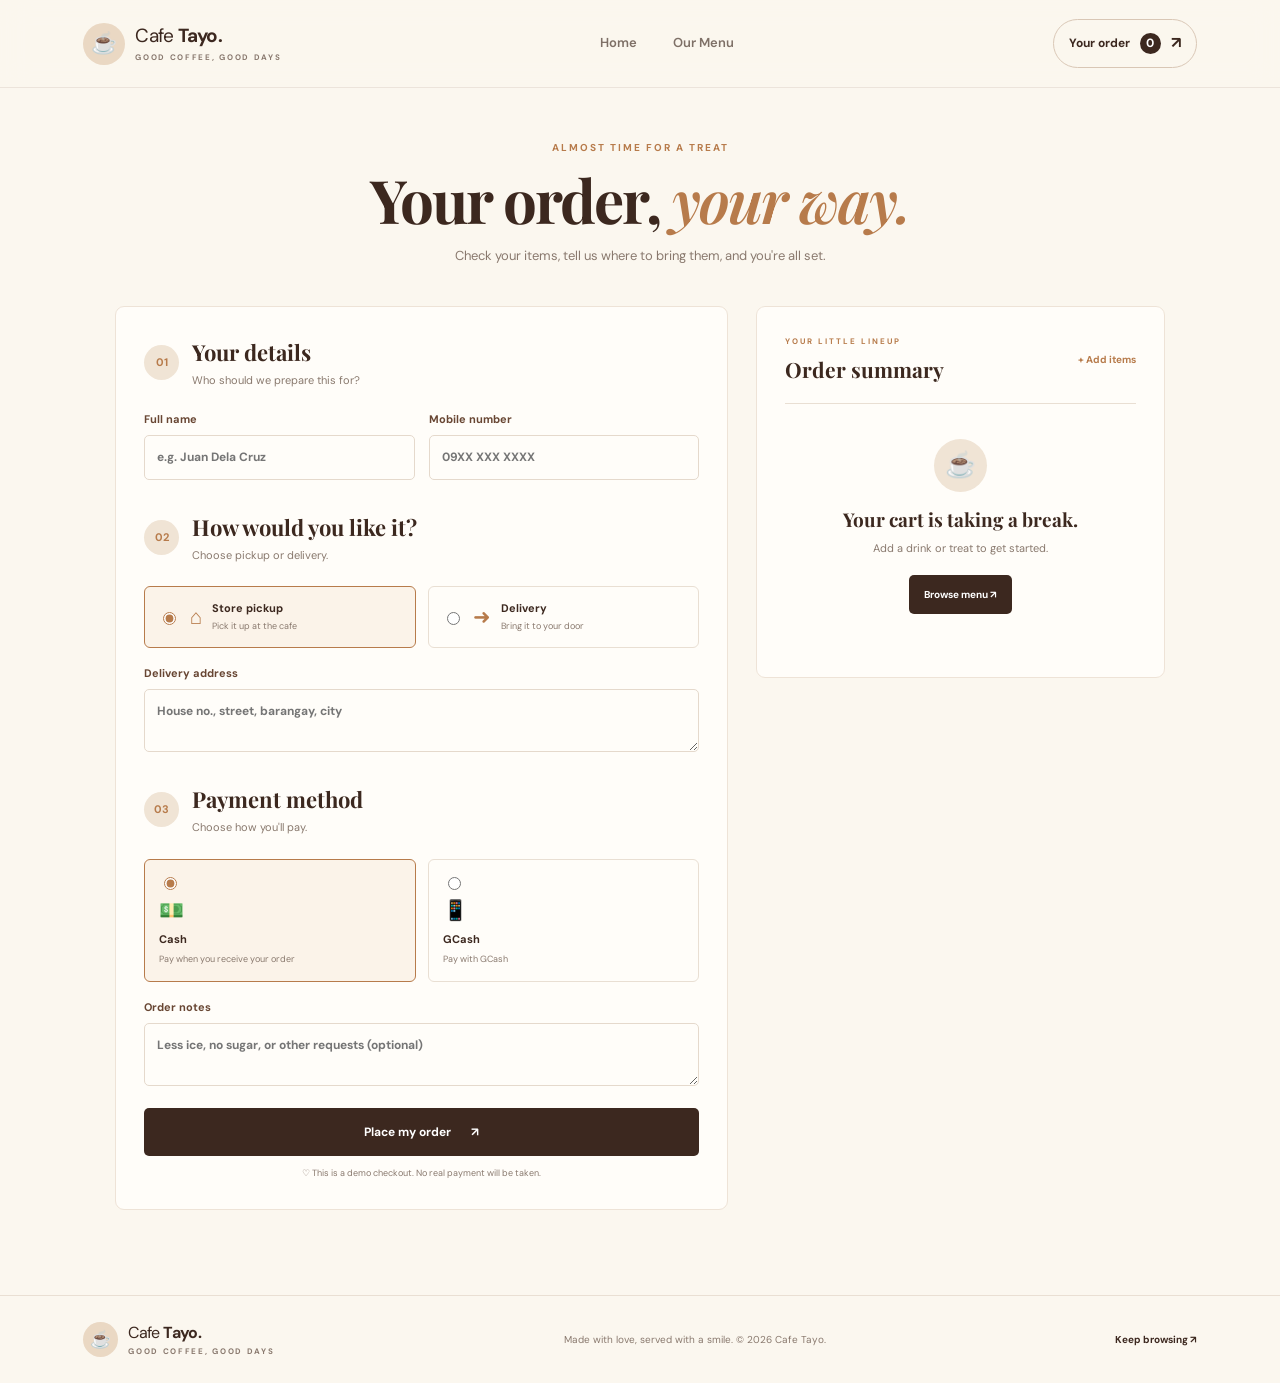
<file: payment.html>
<!DOCTYPE html>
<html lang="en"><head><meta charset="UTF-8"><meta name="viewport" content="width=device-width, initial-scale=1.0"><title>Your Order | Cafe Tayo</title><link rel="preconnect" href="https://fonts.googleapis.com"><link href="https://fonts.googleapis.com/css2?family=DM+Sans:wght@400;500;600;700&family=Playfair+Display:wght@600;700&display=swap" rel="stylesheet"><link rel="stylesheet" href="style.css"></head>
<body><header class="site-header"><a class="brand" href="index.html"><span class="brand-mark">☕</span><span>Cafe <b>Tayo.</b><small>GOOD COFFEE, GOOD DAYS</small></span></a><nav><a href="index.html">Home</a><a href="menu.html">Our Menu</a></nav><a class="cart-link active-cart" href="payment.html">Your order <span class="cart-count">0</span> <span>↗</span></a></header>
<main class="checkout-main"><section class="checkout-heading"><p class="eyebrow">ALMOST TIME FOR A TREAT</p><h1>Your order, <em>your way.</em></h1><p>Check your items, tell us where to bring them, and you're all set.</p></section>
<div class="checkout-layout"><section class="checkout-form-panel"><div class="panel-heading"><span class="step">01</span><div><h2>Your details</h2><p>Who should we prepare this for?</p></div></div>
<form id="checkout-form">
<div class="field-row"><label>Full name<input name="customerName" required placeholder="e.g. Juan Dela Cruz"></label><label>Mobile number<input name="phone" type="tel" required placeholder="09XX XXX XXXX" pattern="[0-9+\-\s()]{7,20}"></label></div>
<div class="panel-heading second-step"><span class="step">02</span><div><h2>How would you like it?</h2><p>Choose pickup or delivery.</p></div></div>
<div class="choice-grid"><label class="choice-card selected"><input type="radio" name="fulfillment" value="Pickup" checked><span class="choice-icon">⌂</span><span><b>Store pickup</b><small>Pick it up at the cafe</small></span></label><label class="choice-card"><input type="radio" name="fulfillment" value="Delivery"><span class="choice-icon">➜</span><span><b>Delivery</b><small>Bring it to your door</small></span></label></div>
<label id="address-wrap" class="address-field" hidden>Delivery address<textarea name="address" rows="2" placeholder="House no., street, barangay, city"></textarea></label>
<div class="panel-heading second-step"><span class="step">03</span><div><h2>Payment method</h2><p>Choose how you'll pay.</p></div></div>
<div class="payment-options"><label class="payment-option selected"><input type="radio" name="payment" value="Cash" checked><span>💵</span><b>Cash</b><small>Pay when you receive your order</small></label><label class="payment-option"><input type="radio" name="payment" value="GCash"><span>📱</span><b>GCash</b><small>Pay with GCash</small></label></div>
<label class="address-field">Order notes <textarea name="notes" rows="2" placeholder="Less ice, no sugar, or other requests (optional)"></textarea></label>
<button class="btn btn-dark submit-order" type="submit">Place my order <span>↗</span></button><p class="secure-note">♡ This is a demo checkout. No real payment will be taken.</p>
</form></section>
<aside class="order-summary"><div class="summary-top"><div><p class="eyebrow">YOUR LITTLE LINEUP</p><h2>Order summary</h2></div><a href="menu.html" class="edit-link">+ Add items</a></div><div id="cart-items" class="cart-items"></div><div id="empty-cart" class="empty-cart"><span>☕</span><h3>Your cart is taking a break.</h3><p>Add a drink or treat to get started.</p><a class="btn btn-dark" href="menu.html">Browse menu ↗</a></div><div class="summary-totals" id="summary-totals"><div><span>Subtotal</span><b id="subtotal">₱0</b></div><div><span>Delivery fee</span><b id="delivery-fee">₱0</b></div><div class="total-line"><span>Total</span><b id="total">₱0</b></div></div></aside></div></main>
<footer><a class="brand footer-brand" href="index.html"><span class="brand-mark">☕</span><span>Cafe <b>Tayo.</b><small>GOOD COFFEE, GOOD DAYS</small></span></a><p>Made with love, served with a smile. © 2026 Cafe Tayo.</p><a href="menu.html">Keep browsing ↗</a></footer>
<div class="modal-backdrop" id="success-modal" hidden><div class="success-modal"><span class="success-icon">✓</span><p class="eyebrow">ORDER RECEIVED (DEMO)</p><h2>Thanks for choosing <em>Cafe Tayo.</em></h2><p id="success-message">Your demo order has been prepared.</p><div class="receipt-number" id="receipt-number"></div><p class="modal-note">This website currently saves orders only in this browser. It does not send the order to a real cafe or process payments.</p><button class="btn btn-dark" id="finish-order">Back to home ↗</button></div></div><div class="toast" role="status" aria-live="polite"></div><script src="script.js"></script></body></html>
</file>
<file: style.css>
:root{--cream:#fbf7ef;--paper:#fffdf9;--brown:#3c281f;--brown2:#684633;--caramel:#b77b4b;--muted:#89796e;--line:#e9dfd3;--sage:#dce3d0;--shadow:0 18px 50px rgba(61,40,30,.09)}*{box-sizing:border-box}html{scroll-behavior:smooth}body{margin:0;background:var(--cream);color:var(--brown);font-family:'DM Sans',sans-serif;font-size:15px;line-height:1.55}a{color:inherit;text-decoration:none}button,input,textarea{font:inherit}button{cursor:pointer}.site-header{height:88px;padding:0 6.5%;display:flex;align-items:center;justify-content:space-between;border-bottom:1px solid rgba(105,75,55,.1);background:rgba(251,247,239,.94);position:sticky;top:0;z-index:20;backdrop-filter:blur(14px)}.brand{display:flex;align-items:center;gap:10px;font-size:19px;line-height:1.1;letter-spacing:-.6px}.brand b{font-weight:700}.brand small{display:block;margin-top:6px;font-size:8px;letter-spacing:1.7px;color:var(--muted);font-weight:700}.brand-mark{display:grid;place-items:center;width:42px;height:42px;border-radius:50%;background:#ead8c3;font-size:21px}.site-header nav{display:flex;gap:36px;color:#7e7066;font-size:13px;font-weight:600}.site-header nav a{padding:10px 0;position:relative}.site-header nav a.active,.site-header nav a:hover{color:var(--brown)}.site-header nav a.active:after{content:'';position:absolute;bottom:0;left:0;right:0;height:2px;background:var(--caramel)}.cart-link{border:1px solid #d9c7b5;padding:11px 15px;border-radius:30px;font-size:12px;font-weight:700;display:flex;gap:10px;align-items:center;white-space:nowrap}.cart-link>span:first-of-type{display:grid;place-items:center;border-radius:50%;width:21px;height:21px;background:var(--brown);color:#fff}.cart-link>span:last-child{font-size:16px}.hero{padding:66px 9% 68px;display:grid;grid-template-columns:1fr .94fr;gap:8%;align-items:center;min-height:560px;max-width:1500px;margin:auto}.eyebrow{font-size:10px;letter-spacing:2px;font-weight:700;color:var(--caramel);margin:0 0 18px}.eyebrow span{display:inline-block;width:22px;height:2px;background:var(--caramel);vertical-align:middle;margin-right:8px}.hero h1,.menu-hero h1,.checkout-heading h1{font-family:'Playfair Display',serif;font-size:clamp(45px,5.5vw,74px);line-height:1.06;letter-spacing:-2px;margin:0;color:var(--brown)}h1 em,h2 em{color:var(--caramel);font-weight:600}.hero-desc{max-width:410px;color:var(--muted);line-height:1.85;font-size:15px;margin:23px 0 27px}.hero-actions{display:flex;gap:24px;align-items:center;flex-wrap:wrap}.btn{display:inline-flex;align-items:center;justify-content:center;gap:20px;border:0;border-radius:5px;padding:15px 20px;font-size:12px;font-weight:700;transition:transform .2s,background .2s}.btn:hover{transform:translateY(-2px)}.btn-dark{background:var(--brown);color:#fff}.btn-dark:hover{background:var(--brown2)}.btn-light{background:var(--paper);color:var(--brown)}.text-link{font-size:12px;font-weight:700;border-bottom:1px solid #c8b4a0;padding-bottom:5px}.hero-note{display:flex;align-items:center;gap:12px;margin-top:43px}.avatar-stack{display:flex}.avatar-stack span{display:grid;place-items:center;margin-right:-8px;border:2px solid var(--cream);width:34px;height:34px;border-radius:50%;background:#e4d1b8}.avatar-stack span:nth-child(2){background:#d4dfc8}.avatar-stack span:nth-child(3){background:#eed7cf}.hero-note p{font-size:11px;line-height:1.4;margin:0}.hero-note small{color:var(--muted)}.hero-visual{position:relative;padding:12px 18px 12px 0}.hero-photo{height:430px;overflow:hidden;border-radius:47% 47% 8px 8px;background:#e3d2bd;box-shadow:var(--shadow)}.hero-photo img{width:100%;height:100%;object-fit:cover}.floating-tag{position:absolute;display:flex;align-items:center;gap:10px;background:var(--paper);box-shadow:var(--shadow);border-radius:8px;padding:13px 16px;font-size:11px;font-weight:700}.tag-top{top:55px;left:-34px}.tag-top>span{font-size:18px;color:var(--caramel)}.tag-bottom{right:-22px;bottom:48px}.tag-bottom small{display:block;color:var(--muted);font-size:10px;font-weight:400;margin-top:2px}.tag-icon{display:grid;place-items:center;border-radius:50%;background:var(--sage);width:35px;height:35px;font-size:19px}.decor{position:absolute;color:var(--caramel);font-size:34px}.decor-one{right:-14px;top:4px}.decor-two{bottom:7px;left:-22px}.benefits{margin:0 auto;max-width:1180px;padding:25px 5%;background:#f0e7db;display:grid;grid-template-columns:repeat(3,1fr);border-radius:8px}.benefits>div{display:flex;align-items:center;justify-content:center;gap:13px;border-right:1px solid #dacbbb}.benefits>div:last-child{border:0}.benefit-icon{width:42px;height:42px;display:grid;place-items:center;border-radius:50%;background:#fffaf3;font-size:21px;color:var(--caramel)}.benefits p{margin:0;font-size:12px}.benefits small{display:block;color:var(--muted);font-size:10px;margin-top:3px}.section{padding:86px 8% 95px;max-width:1450px;margin:auto}.section-heading{display:flex;align-items:end;justify-content:space-between;margin-bottom:30px}.section-heading h2,.order-banner h2{font-family:'Playfair Display',serif;font-size:clamp(32px,4vw,46px);line-height:1.15;margin:0;letter-spacing:-1px}.section-heading .eyebrow{margin-bottom:12px}.product-grid{display:grid;grid-template-columns:repeat(3,1fr);gap:22px}.product-card{background:var(--paper);border:1px solid #eee4d8;padding:12px;border-radius:8px;transition:transform .2s,box-shadow .2s}.product-card:hover,.menu-card:hover{transform:translateY(-4px);box-shadow:var(--shadow)}.product-image{height:210px;position:relative;border-radius:5px;overflow:hidden;background:#eee0d0}.product-image img,.menu-photo img{width:100%;height:100%;object-fit:cover;display:block;transition:transform .4s}.product-card:hover img,.menu-card:hover img{transform:scale(1.04)}.product-badge,.menu-photo>span{position:absolute;top:12px;left:12px;background:var(--paper);border-radius:3px;padding:6px 8px;font-size:8px;letter-spacing:1px;font-weight:700;color:var(--brown)}.product-info{display:flex;justify-content:space-between;gap:10px;align-items:start;padding:17px 6px 14px}.product-info h3,.menu-title-row h3{font-size:14px;margin:0 0 5px}.product-info p,.menu-card-body>p{margin:0;color:var(--muted);font-size:11px}.product-info>b,.menu-title-row>b{white-space:nowrap;font-size:13px}.btn-outline{width:100%;justify-content:space-between;background:transparent;border:1px solid #ded0c0;color:var(--brown);padding:12px 13px}.btn-outline:hover{background:#f2e6d8}.order-banner{margin:0 8% 90px;background:#6a4935;color:#fff9f1;border-radius:9px;padding:44px 6%;display:flex;align-items:center;justify-content:space-between;gap:20px;position:relative;overflow:hidden}.order-banner:after{content:'✳';position:absolute;right:29%;top:-60px;font-size:200px;color:rgba(255,255,255,.05)}.order-banner .eyebrow{color:#e7c19b}.order-banner h2{font-size:clamp(29px,4vw,42px)}.order-banner h2 em{color:#e7c19b}footer{padding:26px 6.5%;border-top:1px solid var(--line);display:flex;align-items:center;justify-content:space-between;gap:20px;color:var(--muted);font-size:10px}footer p{margin:0}.footer-brand{color:var(--brown);font-size:16px}.footer-brand .brand-mark{width:35px;height:35px;font-size:17px}footer>a:last-child{font-weight:700;color:var(--brown)}.menu-main{max-width:1350px;margin:auto;padding:0 6% 80px}.menu-hero{text-align:center;padding:62px 0 45px}.menu-hero h1,.checkout-heading h1{font-size:clamp(38px,5vw,60px)}.menu-hero>p:not(.eyebrow),.checkout-heading>p:not(.eyebrow){color:var(--muted);font-size:13px;margin:15px auto 0;max-width:510px}.menu-stats{display:flex;justify-content:center;gap:25px;margin-top:22px;color:var(--brown2);font-size:10px;font-weight:600;flex-wrap:wrap}.menu-toolbar{display:flex;align-items:center;justify-content:space-between;gap:20px;margin:5px 0 24px;padding-bottom:15px;border-bottom:1px solid var(--line)}.filter-tabs{display:flex;gap:8px;flex-wrap:wrap}.filter-btn{background:transparent;border:1px solid transparent;color:var(--muted);border-radius:30px;padding:9px 15px;font-size:11px;font-weight:700}.filter-btn.selected,.filter-btn:hover{background:var(--brown);color:white}.search-box{display:flex;align-items:center;gap:8px;background:var(--paper);border:1px solid var(--line);border-radius:30px;padding:9px 14px;color:var(--muted);min-width:210px}.search-box input{border:0;outline:0;background:transparent;width:100%;min-width:0;font-size:11px;color:var(--brown)}.search-box span{font-size:19px}.menu-grid{display:grid;grid-template-columns:repeat(4,minmax(0,1fr));gap:18px}.menu-card{min-width:0;background:var(--paper);border:1px solid #eee4d8;border-radius:7px;overflow:hidden;transition:transform .2s,box-shadow .2s}.menu-photo{height:175px;position:relative;overflow:hidden;background:#eee0d0}.menu-card-body{padding:14px}.menu-title-row{display:flex;align-items:start;justify-content:space-between;gap:8px}.menu-title-row h3{font-size:13px}.menu-card-body>p{min-height:35px;line-height:1.6;margin:6px 0 13px}.add-btn{width:100%;display:flex;align-items:center;justify-content:space-between;padding:10px 0 0;background:none;border:0;border-top:1px solid var(--line);font-size:10px;font-weight:700;color:var(--brown)}.add-btn span{display:grid;place-items:center;border:1px solid #d7c4b0;border-radius:50%;width:25px;height:25px;font-size:15px}.add-btn:hover span{background:var(--brown);color:white}.empty-search{text-align:center;padding:50px;color:var(--muted)}.cart-strip{margin-top:40px;padding:22px 25px;background:#f0e7db;border-radius:8px;display:flex;align-items:center;justify-content:space-between;gap:20px}.cart-strip b,.cart-strip small{display:block}.cart-strip small{color:var(--muted);font-size:11px;margin-top:4px}.cart-strip .btn{padding:12px 16px}.cart-strip .cart-count{display:inline-grid;place-items:center;background:#fff;color:var(--brown);width:20px;height:20px;border-radius:50%;margin-left:5px}.checkout-main{max-width:1190px;margin:auto;padding:52px 5.5% 85px}.checkout-heading{text-align:center;margin-bottom:40px}.checkout-heading .eyebrow{margin-bottom:12px}.checkout-layout{display:grid;grid-template-columns:1.2fr .8fr;gap:28px;align-items:start}.checkout-form-panel,.order-summary{background:var(--paper);border:1px solid #eee3d7;border-radius:9px;padding:28px}.panel-heading{display:flex;align-items:center;gap:13px;margin-bottom:22px}.step{width:35px;height:35px;border-radius:50%;background:#f0e4d5;color:var(--caramel);display:grid;place-items:center;font-size:11px;font-weight:700}.panel-heading h2,.summary-top h2{font-family:'Playfair Display',serif;font-size:22px;margin:0}.panel-heading p{margin:3px 0 0;color:var(--muted);font-size:11px}.field-row{display:grid;grid-template-columns:1fr 1fr;gap:14px}.checkout-form-panel label:not(.choice-card):not(.payment-option){display:block;font-size:11px;font-weight:700;color:var(--brown2)}.field-row input,.address-field textarea{display:block;width:100%;margin-top:7px;border:1px solid #e5d9cc;background:#fffdf9;border-radius:5px;padding:12px;color:var(--brown);outline:none;font-size:12px;resize:vertical}.field-row input:focus,.address-field textarea:focus{border-color:var(--caramel);box-shadow:0 0 0 3px rgba(183,123,75,.1)}.second-step{margin-top:30px}.choice-grid{display:grid;grid-template-columns:1fr 1fr;gap:12px}.choice-card{display:flex;align-items:center;gap:10px;border:1px solid var(--line);border-radius:6px;padding:13px;cursor:pointer}.choice-card.selected,.payment-option.selected{border-color:var(--caramel);background:#fbf3e9}.choice-card input,.payment-option input{accent-color:var(--caramel)}.choice-icon{font-size:21px;color:var(--caramel)}.choice-card b,.choice-card small{display:block}.choice-card b{font-size:11px}.choice-card small{font-size:9px;color:var(--muted);margin-top:3px}.address-field{margin-top:17px}.payment-options{display:grid;grid-template-columns:1fr 1fr;gap:12px}.payment-option{display:flex;flex-direction:column;align-items:flex-start;gap:5px;border:1px solid var(--line);border-radius:6px;padding:14px;cursor:pointer}.payment-option>span{font-size:20px}.payment-option b{font-size:11px}.payment-option small{font-size:9px;color:var(--muted)}.submit-order{width:100%;margin-top:22px}.secure-note{text-align:center;color:var(--muted);font-size:9px;margin:11px 0 0}.order-summary{position:sticky;top:110px}.summary-top{display:flex;justify-content:space-between;align-items:center;gap:10px;padding-bottom:18px;border-bottom:1px solid var(--line)}.summary-top .eyebrow{font-size:8px;margin-bottom:5px}.summary-top h2{font-size:21px}.edit-link{font-size:10px;font-weight:700;color:var(--caramel)}.cart-items{display:grid;gap:0}.cart-row{display:grid;grid-template-columns:58px 1fr auto;gap:11px;align-items:center;padding:15px 0;border-bottom:1px solid var(--line)}.cart-row img{width:58px;height:58px;border-radius:5px;object-fit:cover;background:#eee0d0}.cart-row h3{font-size:11px;margin:0 0 4px}.cart-row .item-price{font-size:10px;color:var(--muted)}.quantity-control{display:flex;align-items:center;gap:8px;margin-top:7px}.quantity-control button{width:22px;height:22px;border:1px solid var(--line);border-radius:50%;background:transparent;color:var(--brown);font-size:13px}.quantity-control span{font-size:10px;font-weight:700}.line-price{font-size:11px;font-weight:700;white-space:nowrap}.remove-item{display:block;margin-top:4px;background:none;border:0;padding:0;color:#a47e68;font-size:9px;text-align:right}.summary-totals{padding-top:17px}.summary-totals>div{display:flex;justify-content:space-between;margin:9px 0;color:var(--muted);font-size:11px}.summary-totals b{color:var(--brown)}.summary-totals .total-line{border-top:1px solid var(--line);padding-top:16px;margin-top:15px;color:var(--brown);font-size:14px;font-weight:700}.summary-totals .total-line b{font-size:20px}.empty-cart{text-align:center;padding:35px 12px}.empty-cart>span{display:grid;place-items:center;margin:auto;width:53px;height:53px;border-radius:50%;background:#f0e4d5;font-size:25px}.empty-cart h3{font-family:'Playfair Display',serif;font-size:19px;margin:13px 0 5px}.empty-cart p{color:var(--muted);font-size:11px;margin:0 0 18px}.empty-cart .btn{font-size:10px;padding:12px 15px}.toast{position:fixed;bottom:22px;left:50%;transform:translate(-50%,20px);background:var(--brown);color:white;border-radius:30px;padding:12px 20px;font-size:12px;box-shadow:var(--shadow);opacity:0;pointer-events:none;transition:all .25s;z-index:100;white-space:nowrap}.toast.show{opacity:1;transform:translate(-50%,0)}.modal-backdrop{position:fixed;inset:0;background:rgba(37,24,18,.58);display:grid;place-items:center;padding:20px;z-index:50}.modal-backdrop[hidden]{display:none}.success-modal{width:min(480px,100%);background:var(--paper);border-radius:12px;padding:35px;text-align:center;box-shadow:var(--shadow)}.success-icon{display:grid;place-items:center;margin:0 auto 18px;width:56px;height:56px;background:#e0e8d8;border-radius:50%;font-size:28px;color:#4e6741}.success-modal h2{font-family:'Playfair Display',serif;font-size:30px;line-height:1.2;margin:0 0 12px}.success-modal>p:not(.eyebrow){font-size:12px;color:var(--muted)}.receipt-number{display:inline-block;padding:10px 15px;background:#f0e7db;border-radius:5px;font-weight:700;font-size:12px;margin:8px 0}.success-modal .modal-note{font-size:10px!important;line-height:1.6}.success-modal .btn{margin-top:10px}.menu-main .cart-count{font-size:10px}
@media(max-width:1000px){.hero{padding-left:6%;padding-right:6%;gap:5%}.hero-photo{height:370px}.menu-grid{grid-template-columns:repeat(3,minmax(0,1fr))}.product-image{height:175px}.checkout-layout{grid-template-columns:1fr .85fr}.checkout-form-panel,.order-summary{padding:22px}}
@media(max-width:720px){.site-header{height:72px;padding:0 4%}.brand{font-size:16px;gap:7px}.brand-mark{width:35px;height:35px;font-size:18px}.brand small{font-size:7px;letter-spacing:1.2px}.site-header nav{gap:14px;font-size:11px}.cart-link{font-size:0;padding:8px 10px;gap:7px}.cart-link>span:first-of-type{font-size:10px}.cart-link>span:last-child{font-size:14px}.hero{grid-template-columns:1fr;padding:48px 7% 50px;gap:35px}.hero h1{font-size:55px}.hero-visual{max-width:470px;width:100%;margin:auto}.hero-photo{height:340px}.tag-top{left:-10px;top:35px}.tag-bottom{right:-8px;bottom:25px}.benefits{margin:0 4%;grid-template-columns:1fr;padding:10px 20px}.benefits>div{justify-content:flex-start;padding:12px 0;border-right:0;border-bottom:1px solid #dacbbb}.benefits>div:last-child{border:0}.section{padding:60px 5%}.section-heading{align-items:start;gap:15px}.section-heading h2{font-size:34px}.section-heading>.text-link{margin-top:25px;white-space:nowrap;font-size:10px}.product-grid{grid-template-columns:1fr;gap:15px}.product-card{display:grid;grid-template-columns:115px 1fr;gap:0;align-items:center;padding:9px}.product-image{grid-row:span 2;height:110px}.product-info{padding:7px 12px;align-self:end}.product-info h3{font-size:12px}.product-info p{font-size:10px}.btn-outline{grid-column:2;margin:0 12px 7px;width:calc(100% - 24px);padding:8px 10px;font-size:10px}.order-banner{margin:0 5% 55px;padding:30px 23px;align-items:flex-start;flex-direction:column}.order-banner .btn{padding:12px 16px}.order-banner h2{font-size:33px}footer{padding:22px 5%;flex-wrap:wrap}footer p{order:3;width:100%}.menu-main{padding:0 4% 55px}.menu-hero{padding:45px 0 30px}.menu-hero h1{font-size:42px}.menu-toolbar{align-items:stretch;flex-direction:column}.filter-tabs{gap:3px}.filter-btn{padding:8px 11px}.search-box{width:100%}.menu-grid{grid-template-columns:repeat(2,minmax(0,1fr));gap:11px}.menu-photo{height:140px}.menu-card-body{padding:10px}.menu-title-row h3{font-size:11px}.menu-title-row>b{font-size:11px}.menu-card-body>p{font-size:10px;min-height:45px}.add-btn{font-size:9px}.cart-strip{padding:18px;align-items:flex-start;flex-direction:column}.checkout-main{padding:38px 4% 55px}.checkout-heading{margin-bottom:28px}.checkout-heading h1{font-size:42px}.checkout-layout{grid-template-columns:1fr;gap:18px}.order-summary{position:static;grid-row:1}.checkout-form-panel{grid-row:2;padding:20px}.field-row{grid-template-columns:1fr}.summary-top h2{font-size:19px}.success-modal{padding:27px 22px}}
@media(max-width:390px){.site-header nav{gap:9px}.brand{font-size:14px}.brand-mark{width:30px;height:30px}.menu-grid{grid-template-columns:1fr 1fr}.menu-photo{height:115px}.menu-title-row{flex-direction:column;gap:3px}.menu-title-row>b{color:var(--caramel)}.menu-hero h1{font-size:36px}.hero h1{font-size:48px}}

.size-picker{width:min(520px,100%);background:var(--paper);border:1px solid #eccfb9;border-radius:12px;padding:22px 20px 18px;box-shadow:var(--shadow)}.size-picker-header{display:flex;align-items:flex-start;justify-content:space-between;gap:12px;margin-bottom:16px}.size-picker-header h3{font-family:'Playfair Display',serif;font-size:28px;margin:0;letter-spacing:-.7px}.close-size{border:0;background:transparent;color:var(--brown);font-size:30px;line-height:1;cursor:pointer}.size-picker-grid{display:grid;grid-template-columns:repeat(3,minmax(0,1fr));gap:12px}.size-option{display:flex;align-items:center;justify-content:flex-start;border:1px solid #e5d4c2;border-radius:8px;padding:12px 10px;background:#fffdf9;cursor:pointer;transition:border-color .2s,background .2s}.size-option.selected{border-color:var(--caramel);background:#faf1e7}.size-option input{accent-color:var(--caramel)}.size-option span{display:flex;flex-direction:column;gap:4px;margin-left:8px}.size-option b{font-size:12px}.size-option small{font-size:10px;color:var(--muted)}.size-modal-actions{display:flex;justify-content:flex-end;gap:12px;margin-top:20px}.size-modal-actions .btn{padding:12px 16px}.size-modal-actions .btn-light{background:#f5e9de}.modal-backdrop .btn-dark,.modal-backdrop .btn-light{font-size:10px}.success-modal{width:min(480px,100%);background:var(--paper);border-radius:12px;padding:35px;text-align:center;box-shadow:var(--shadow)}

.ad-overlay{position:fixed;inset:0;z-index:1000;display:grid;place-items:center;padding:22px;background:rgba(35,24,18,.78);backdrop-filter:blur(9px);animation:ad-fade-in .45s ease both}.ad-overlay.ad-closing{animation:ad-fade-out .45s ease both;pointer-events:none}.ad-card{position:relative;overflow:hidden;width:min(920px,100%);min-height:500px;background:#fbf5eb;border:1px solid rgba(255,255,255,.5);border-radius:18px;box-shadow:0 28px 90px rgba(0,0,0,.3);animation:ad-card-in .65s cubic-bezier(.2,.8,.2,1) both}.ad-topline{height:66px;padding:0 35px;display:flex;align-items:center;justify-content:space-between;border-bottom:1px solid #e9dccb}.ad-brand{font-family:'Playfair Display',serif;font-size:20px;font-weight:700;letter-spacing:-.7px}.ad-brand>span{display:inline-grid;place-items:center;width:34px;height:34px;margin-right:8px;border-radius:50%;background:#ead8c3;font-size:18px;vertical-align:middle}.ad-sponsored{font-size:9px;letter-spacing:1.8px;font-weight:700;color:#9a775c}.ad-content{display:grid;grid-template-columns:1fr 1fr;align-items:center;min-height:355px;padding:28px 35px 22px;gap:20px}.ad-copy{position:relative;z-index:2}.ad-kicker{font-size:9px;letter-spacing:1.7px;font-weight:700;color:#a26443;margin:0 0 15px}.ad-sparkle{font-size:17px;margin-right:7px}.ad-copy h2{font-family:'Playfair Display',serif;font-size:clamp(38px,5vw,59px);line-height:1.02;letter-spacing:-1.9px;margin:0;color:#3c281f}.ad-copy h2 em{color:#a26443}.ad-description{max-width:350px;color:#806e60;font-size:13px;line-height:1.8;margin:18px 0 22px}.ad-cta-row{display:flex;align-items:center;gap:15px;flex-wrap:wrap}.ad-cta{display:inline-flex;align-items:center;gap:22px;background:#3c281f;color:white;border-radius:5px;padding:13px 16px;font-size:11px;font-weight:700;transition:transform .2s,background .2s}.ad-cta:hover{background:#684633;transform:translateY(-2px)}.ad-fresh{font-size:10px;color:#927c6b}.ad-art{height:300px;position:relative;display:flex;align-items:center;justify-content:center;isolation:isolate}.ad-orbit{position:absolute;border:1px solid #d9c2a8;border-radius:50%;width:260px;height:260px;animation:ad-orbit 18s linear infinite}.orbit-b{width:205px;height:205px;border-style:dashed;animation-direction:reverse;animation-duration:26s}.ad-drink{position:absolute;filter:drop-shadow(0 18px 12px rgba(69,42,26,.18));animation:ad-float 3s ease-in-out infinite}.ad-drink-coffee{z-index:2;transform:translate(-35px,10px) rotate(-8deg)}.ad-drink-matcha{z-index:1;transform:translate(78px,-4px) rotate(9deg);animation-delay:-1.2s}.drink-cup{width:115px;height:166px;border-radius:12px 12px 32px 32px;display:flex;align-items:center;justify-content:center;flex-direction:column;gap:6px;border:3px solid rgba(255,255,255,.65);background:linear-gradient(105deg,#e7c49e,#a9673f 45%,#76452e);position:relative;overflow:hidden}.ad-drink-matcha .drink-cup{height:146px;width:104px;background:linear-gradient(105deg,#d7e0b9,#8ba16c 50%,#62784b)}.drink-cup:before{content:'';position:absolute;top:0;left:15px;width:18px;height:100%;background:rgba(255,255,255,.19);transform:skew(-8deg)}.drink-lid{position:absolute;top:-7px;left:-5px;width:125px;height:18px;border-radius:7px;background:#f7e9d7;border:2px solid #c8a98a;z-index:3}.ad-drink-matcha .drink-lid{width:114px;background:#f4f0df}.cup-logo,.cup-label{position:relative;z-index:1;color:#fff8ed;text-align:center}.cup-logo{font-size:28px}.cup-label{font-size:11px;font-weight:700;line-height:1.3;letter-spacing:1.5px}.ad-sticker{position:absolute;right:8px;top:18px;z-index:4;display:grid;place-items:center;width:69px;height:69px;border-radius:50%;background:#dce3d0;color:#526348;text-align:center;font-size:10px;font-weight:800;line-height:1.25;transform:rotate(12deg);animation:ad-sticker 4s ease-in-out infinite}.ad-bean{position:absolute;color:#a26443;font-size:27px;animation:ad-twinkle 2.5s ease-in-out infinite}.bean-one{top:40px;left:45px}.bean-two{bottom:30px;left:48px;animation-delay:.7s}.bean-three{right:16px;bottom:57px;animation-delay:1.2s}.ad-bottom{padding:15px 35px 19px;border-top:1px solid #e9dccb;display:grid;grid-template-columns:1fr auto;gap:8px 20px;align-items:center}.ad-progress-track{height:4px;grid-column:1/-1;border-radius:9px;background:#e5d7c6;overflow:hidden}.ad-progress-track span{display:block;width:100%;height:100%;background:#a26443;transform-origin:left;transition:width 1s linear}.ad-countdown{font-size:10px;color:#8b7766}.ad-skip{border:1px solid #d4c0ac;border-radius:4px;padding:8px 13px;background:transparent;color:#3c281f;font-size:10px;font-weight:700}.ad-skip:disabled{opacity:.48;cursor:not-allowed}.ad-skip:not(:disabled):hover{background:#3c281f;color:#fff}.ad-overlay[hidden]{display:none!important}@keyframes ad-fade-in{from{opacity:0}to{opacity:1}}@keyframes ad-fade-out{to{opacity:0;visibility:hidden}}@keyframes ad-card-in{from{opacity:0;transform:translateY(18px) scale(.97)}to{opacity:1;transform:translateY(0) scale(1)}}@keyframes ad-float{0%,100%{margin-top:0}50%{margin-top:-13px}}@keyframes ad-orbit{to{transform:rotate(360deg)}}@keyframes ad-sticker{0%,100%{transform:rotate(12deg) scale(1)}50%{transform:rotate(2deg) scale(1.06)}}@keyframes ad-twinkle{0%,100%{opacity:.55;transform:scale(.9) rotate(-8deg)}50%{opacity:1;transform:scale(1.15) rotate(8deg)}}@media(max-width:650px){.ad-overlay{padding:12px}.ad-card{min-height:0;border-radius:13px}.ad-topline{height:55px;padding:0 18px}.ad-brand{font-size:17px}.ad-sponsored{font-size:7px;letter-spacing:1px;text-align:right;max-width:120px}.ad-content{grid-template-columns:1fr;padding:25px 23px 10px;gap:0}.ad-copy h2{font-size:43px}.ad-description{font-size:12px;margin:13px 0 16px}.ad-art{height:220px;grid-row:1;transform:scale(.82);margin:-18px 0 -10px}.ad-copy{grid-row:2}.ad-kicker{margin-bottom:10px}.ad-fresh{display:none}.ad-bottom{padding:13px 20px 16px;gap:8px}.ad-countdown{font-size:9px}.ad-skip{padding:7px 9px;font-size:9px}}@media(max-width:380px){.ad-art{height:185px;transform:scale(.72);margin:-25px 0 -20px}.ad-copy h2{font-size:37px}.ad-description{margin:10px 0 13px}.ad-cta{padding:11px 13px}}@media(prefers-reduced-motion:reduce){.ad-overlay,.ad-card,.ad-drink,.ad-orbit,.ad-sticker,.ad-bean{animation:none!important;transition:none!important}}


.ad-video-card{width:min(980px,100%);min-height:0;background:#1e130e;border-color:rgba(255,255,255,.18)}
.ad-video-card .ad-topline{background:#fbf5eb}
.ad-video-wrap{position:relative;aspect-ratio:16/9;overflow:hidden;background:#1c120d}
.ad-video{display:block;width:100%;height:100%;object-fit:cover;background:#1c120d}
.ad-video-caption{position:absolute;left:clamp(18px,5vw,55px);bottom:clamp(18px,4vw,42px);max-width:62%;color:#fff8ee;text-shadow:0 2px 18px rgba(0,0,0,.65);pointer-events:none;animation:ad-caption-in .8s ease both}
.ad-video-caption p{font-size:clamp(8px,1vw,11px);font-weight:700;letter-spacing:2.5px;margin:0 0 10px}
.ad-video-caption h2{font-family:'Playfair Display',serif;font-size:clamp(25px,4.4vw,52px);line-height:1.08;letter-spacing:-1.2px;margin:0;color:#fff8ee}
.ad-video-caption h2 em{color:#f0c99e}
.ad-video-badge{position:absolute;right:15px;top:15px;padding:7px 10px;border:1px solid rgba(255,255,255,.55);border-radius:3px;color:white;background:rgba(30,19,14,.4);font-size:8px;letter-spacing:1.5px;font-weight:700}
.ad-video-error{object-fit:contain}
.ad-video-card .ad-bottom{background:#fbf5eb}
@keyframes ad-caption-in{from{opacity:0;transform:translateY(12px)}to{opacity:1;transform:translateY(0)}}
@media(max-width:650px){.ad-video-card{width:100%}.ad-video-wrap{aspect-ratio:4/3}.ad-video-caption{max-width:82%;bottom:17px}.ad-video-caption h2{font-size:clamp(24px,7vw,37px)}.ad-video-caption p{font-size:8px;letter-spacing:1.5px}.ad-video-badge{font-size:6px;right:8px;top:8px;padding:5px 6px}.ad-video-card .ad-topline{padding:0 15px}}
</file>
